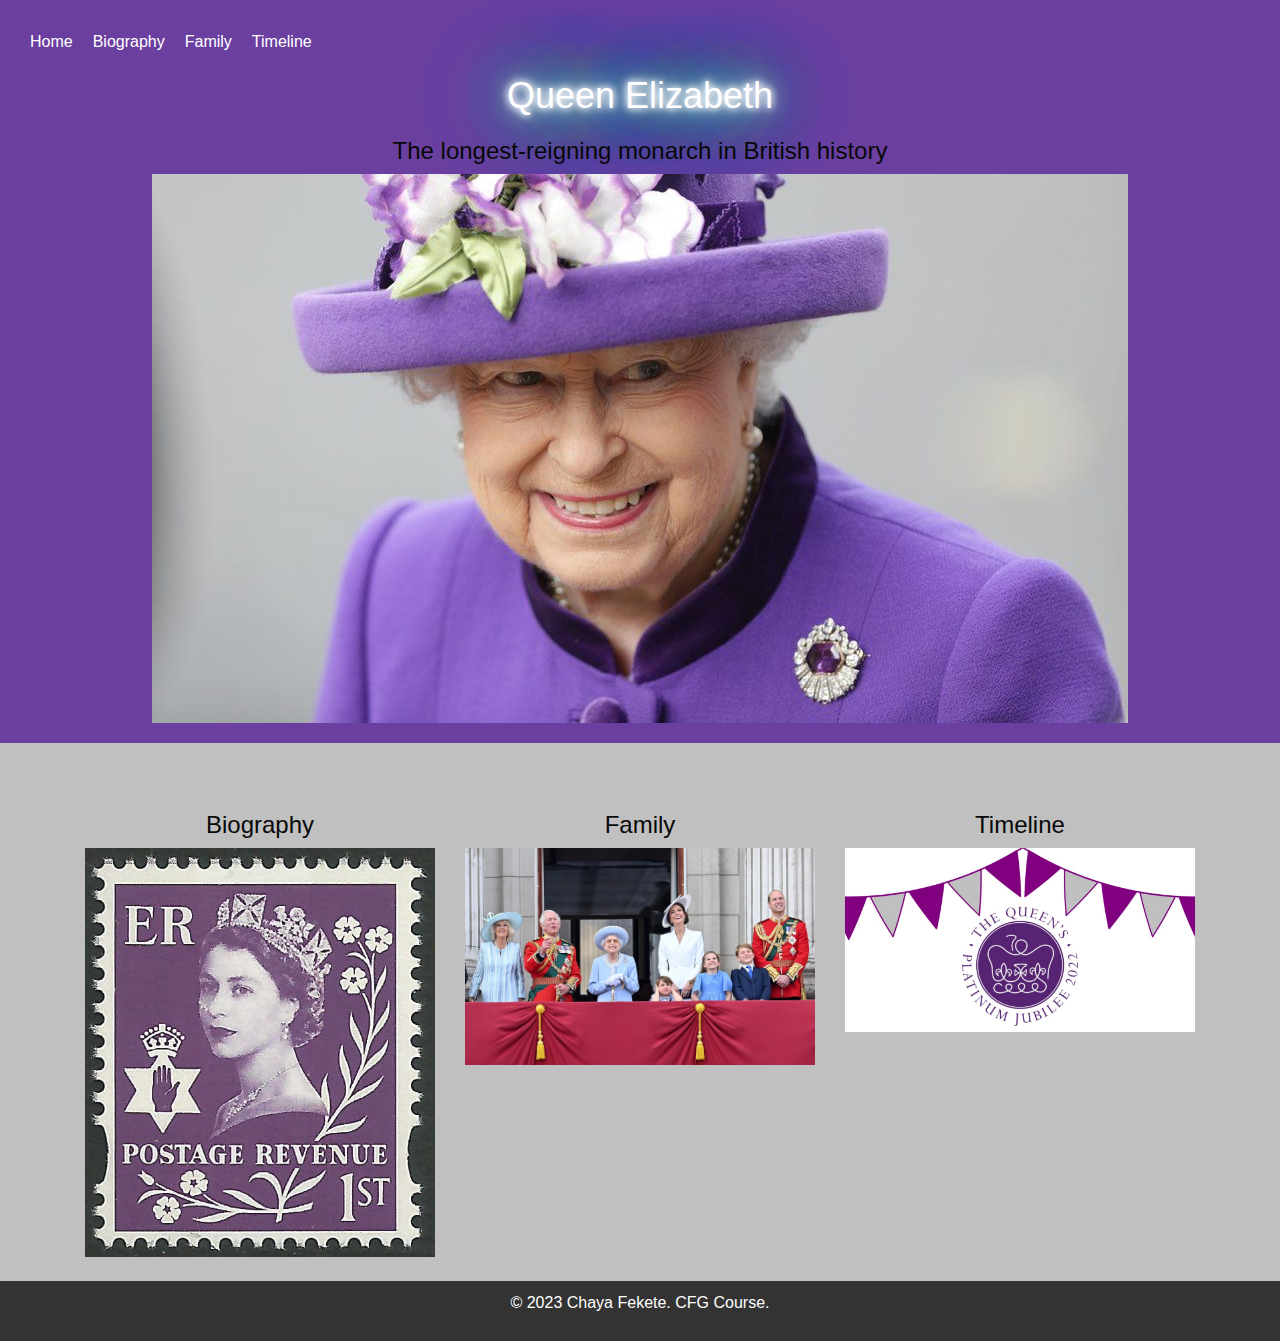
<file: index.html>
<!DOCTYPE html>
<html>
<head>
	<title>Queen Elizabeth Website</title>
	<meta charset="UTF-8">
	<meta name="viewport" content="width=device-width, initial-scale=1.0">
	<link rel="stylesheet" href="https://cdn.jsdelivr.net/npm/bootstrap@4.0.0/dist/css/bootstrap.min.css" integrity="sha384-Gn5384xqQ1aoWXA+058RXPxPg6fy4IWvTNh0E263XmFcJlSAwiGgFAW/dAiS6JXm" crossorigin="anonymous">
	<link rel="stylesheet" href="style.css">
	
</head>
<body>
	<header>
		<nav>
			<ul>
				<li><a href="index.html">Home</a></li>
				<li><a href="biography.html">Biography</a></li> <li>
				<li><a href="family.html">Family</a></li>
				<li><a href="Timeline.html">Timeline</a></li>
			</ul>
		</nav>
		<h1>Queen Elizabeth</h1>
		<h2>The longest-reigning monarch in British history</h2>

		<div class="container">
			<div class="row">
			  <div class="col-md-12">
			  <img src="queen.jpg" class="img-fluid mx-auto d-block" alt="The Queen">
				</a>
			  </div>
			</div>
		  </div>

	</header>

		
	<br> <br>
	<div class="container">
		<div class="row">
		  <div class="col-sm-4">
			<h2>Biography</h2>
			<a href="biography.html"><img src="Biography.jpg" alt="Biography Image" class="img-fluid"></a>
		  </div>
		  <div class="col-sm-4">
			<h2>Family</h2>
			<a href="family.html"><img src="Family.jpg" alt="Family Image" class="img-fluid"></a>
		  </div>
		  <div class="col-sm-4">
			<h2>Timeline</h2>
			<a href="timeline.html"><img src="Timeline.jpg" alt="Timeline Image" class="img-fluid"></a>
		  </div>
		</div>
	  </div>
	  

		<script src="https://code.jquery.com/jquery-3.2.1.slim.min.js" integrity="sha384-KJ3o2DKtIkvYIK3UENzmM7KCkRr/rE9/Qpg6aAZGJwFDMVNA/GpGFF93hXpG5KkN" crossorigin="anonymous"></script>
<script src="https://cdn.jsdelivr.net/npm/popper.js@1.12.9/dist/umd/popper.min.js" integrity="sha384-ApNbgh9B+Y1QKtv3Rn7W3mgPxhU9K/ScQsAP7hUibX39j7fakFPskvXusvfa0b4Q" crossorigin="anonymous"></script>
<script src="https://cdn.jsdelivr.net/npm/bootstrap@4.0.0/dist/js/bootstrap.min.js" integrity="sha384-JZR6Spejh4U02d8jOt6vLEHfe/JQGiRRSQQxSfFWpi1MquVdAyjUar5+76PVCmYl" crossorigin="anonymous"></script>
<br>	
</body>

	<footer>
		<p>&copy; 2023 Chaya Fekete. CFG Course.</p>
	</footer>
</body>
</html>
</file>
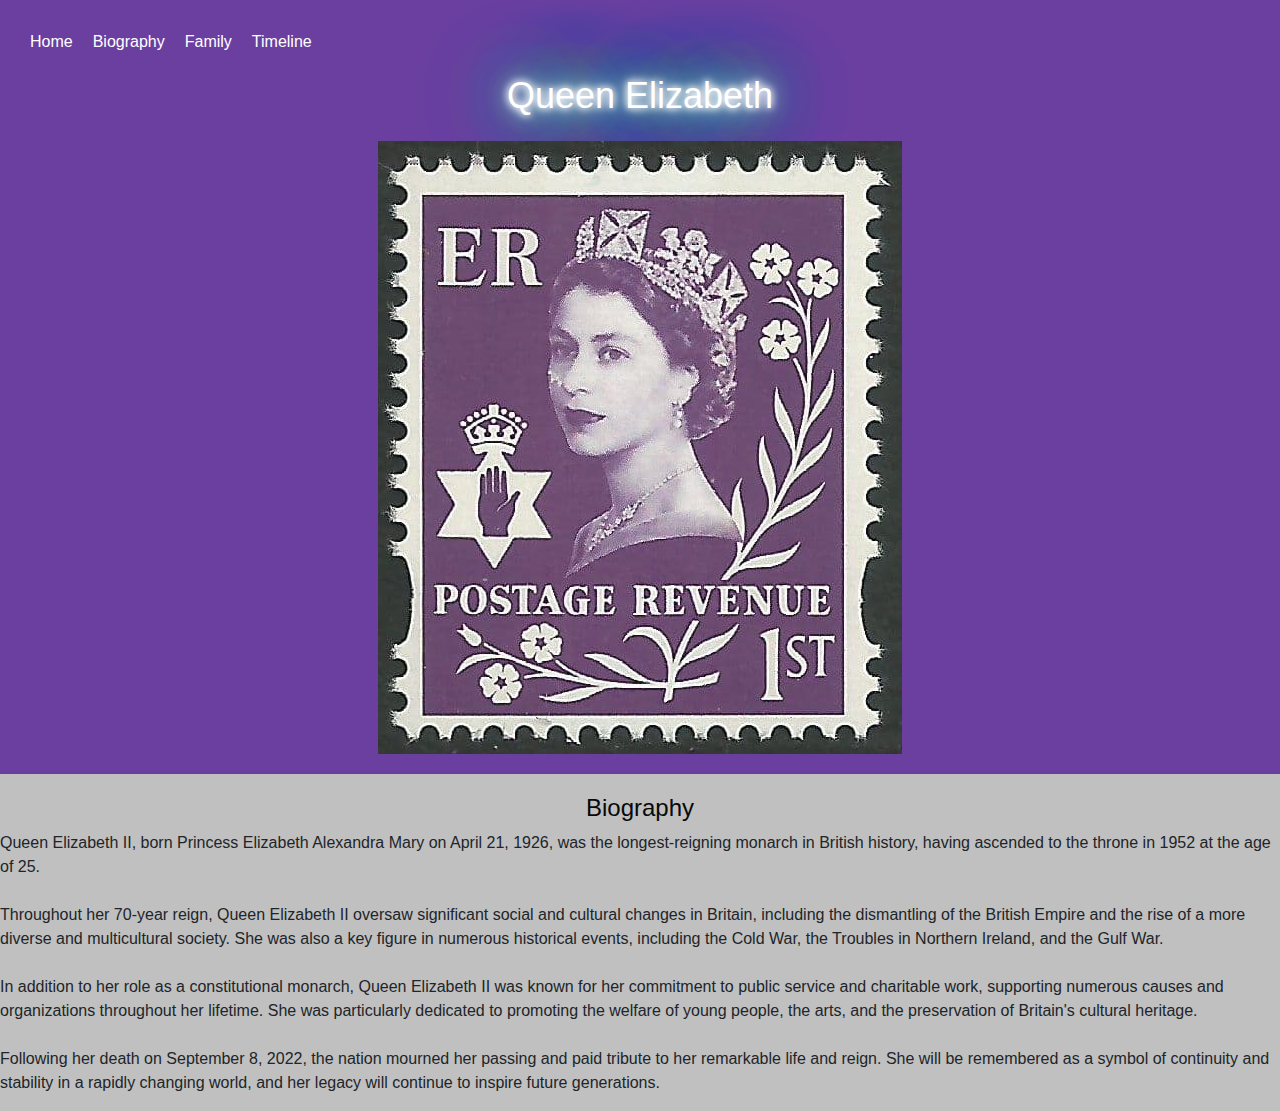
<file: biography.html>
<!DOCTYPE html>
<html>
<head>
	<title>Queen Elizabeth Website</title>
	<meta charset="UTF-8">
	<meta name="viewport" content="width=device-width, initial-scale=1.0">
	<link rel="stylesheet" href="https://cdn.jsdelivr.net/npm/bootstrap@4.0.0/dist/css/bootstrap.min.css" integrity="sha384-Gn5384xqQ1aoWXA+058RXPxPg6fy4IWvTNh0E263XmFcJlSAwiGgFAW/dAiS6JXm" crossorigin="anonymous">
    <link rel="stylesheet" href="style.css">
</head>
<body>
	<header>
		<nav>
			<ul>
				<li><a href="index.html">Home</a></li>
				<li><a href="biography.html">Biography</a></li> <li>
				<li><a href="family.html">Family</a></li>
				<li><a href="timeline.html">Timeline</a></li>
			</ul>
		</nav>
		<h1>Queen Elizabeth</h1>
		<br>
		<div class="container">
			<div class="row">
			  <div class="col-md-12">
			  <img src="Biography.jpg" class="img-fluid mx-auto d-block" alt="Biography">
				</a>
			  </div>
			</div>
		  </div>

	
	</header>
<body>
    <h2>Biography</h2>
			<p>
                Queen Elizabeth II, born Princess Elizabeth Alexandra Mary on April 21, 1926, was the longest-reigning monarch in British history, having ascended to the throne in 1952 at the age of 25.

<br><br>
Throughout her 70-year reign, Queen Elizabeth II oversaw significant social and cultural changes in Britain, including the dismantling of the British Empire and the rise of a more diverse and multicultural society. She was also a key figure in numerous historical events, including the Cold War, the Troubles in Northern Ireland, and the Gulf War.

<br><br>
In addition to her role as a constitutional monarch, Queen Elizabeth II was known for her commitment to public service and charitable work, supporting numerous causes and organizations throughout her lifetime. She was particularly dedicated to promoting the welfare of young people, the arts, and the preservation of Britain's cultural heritage.

<br><br>
Following her death on September 8, 2022, the nation mourned her passing and paid tribute to her remarkable life and reign. She will be remembered as a symbol of continuity and stability in a rapidly changing world, and her legacy will continue to inspire future generations.
            </p>
		</section>
</body>
</html>
</file>
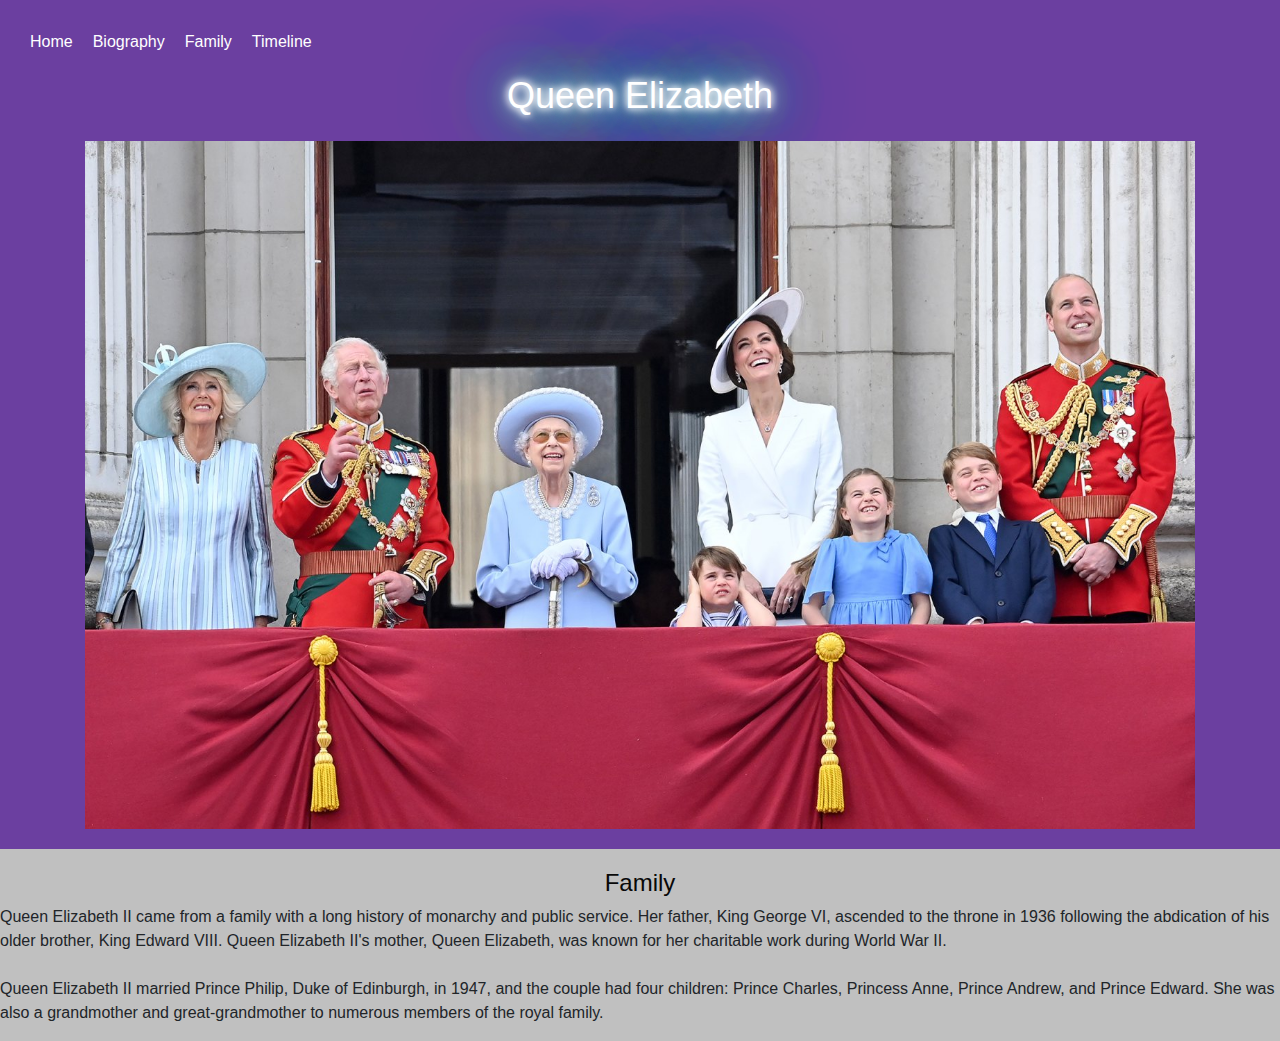
<file: family.html>
<!DOCTYPE html>
<html>
<head>
	<title>Queen Elizabeth Website</title>
	<meta charset="UTF-8">
	<meta name="viewport" content="width=device-width, initial-scale=1.0">
	<link rel="stylesheet" href="https://cdn.jsdelivr.net/npm/bootstrap@4.0.0/dist/css/bootstrap.min.css" integrity="sha384-Gn5384xqQ1aoWXA+058RXPxPg6fy4IWvTNh0E263XmFcJlSAwiGgFAW/dAiS6JXm" crossorigin="anonymous">
    <link rel="stylesheet" href="style.css">
</head>
<body>
	<header>
		<nav>
			<ul>
				<li><a href="index.html">Home</a></li>
				<li><a href="biography.html">Biography</a></li> <li>
				<li><a href="family.html">Family</a></li>
				<li><a href="timeline.html">Timeline</a></li>
			</ul>
		</nav>
		<h1>Queen Elizabeth</h1>
		<br>

        <div class="container">
			<div class="row">
			  <div class="col-md-12">
			  <img src="Family.jpg" class="img-fluid mx-auto d-block" alt="Family">
				</a>
			  </div>
			</div>
		  </div>


	
	</header>
<body>
    <h2>Family</h2>
			<p>
                Queen Elizabeth II came from a family with a long history of monarchy and public service. Her father, King George VI, ascended to the throne in 1936 following the abdication of his older brother, King Edward VIII. Queen Elizabeth II's mother, Queen Elizabeth, was known for her charitable work during World War II.

<br><br>Queen Elizabeth II married Prince Philip, Duke of Edinburgh, in 1947, and the couple had four children: Prince Charles, Princess Anne, Prince Andrew, and Prince Edward. She was also a grandmother and great-grandmother to numerous members of the royal family.
            </p>
		</section>
</body>
</html>
</file>
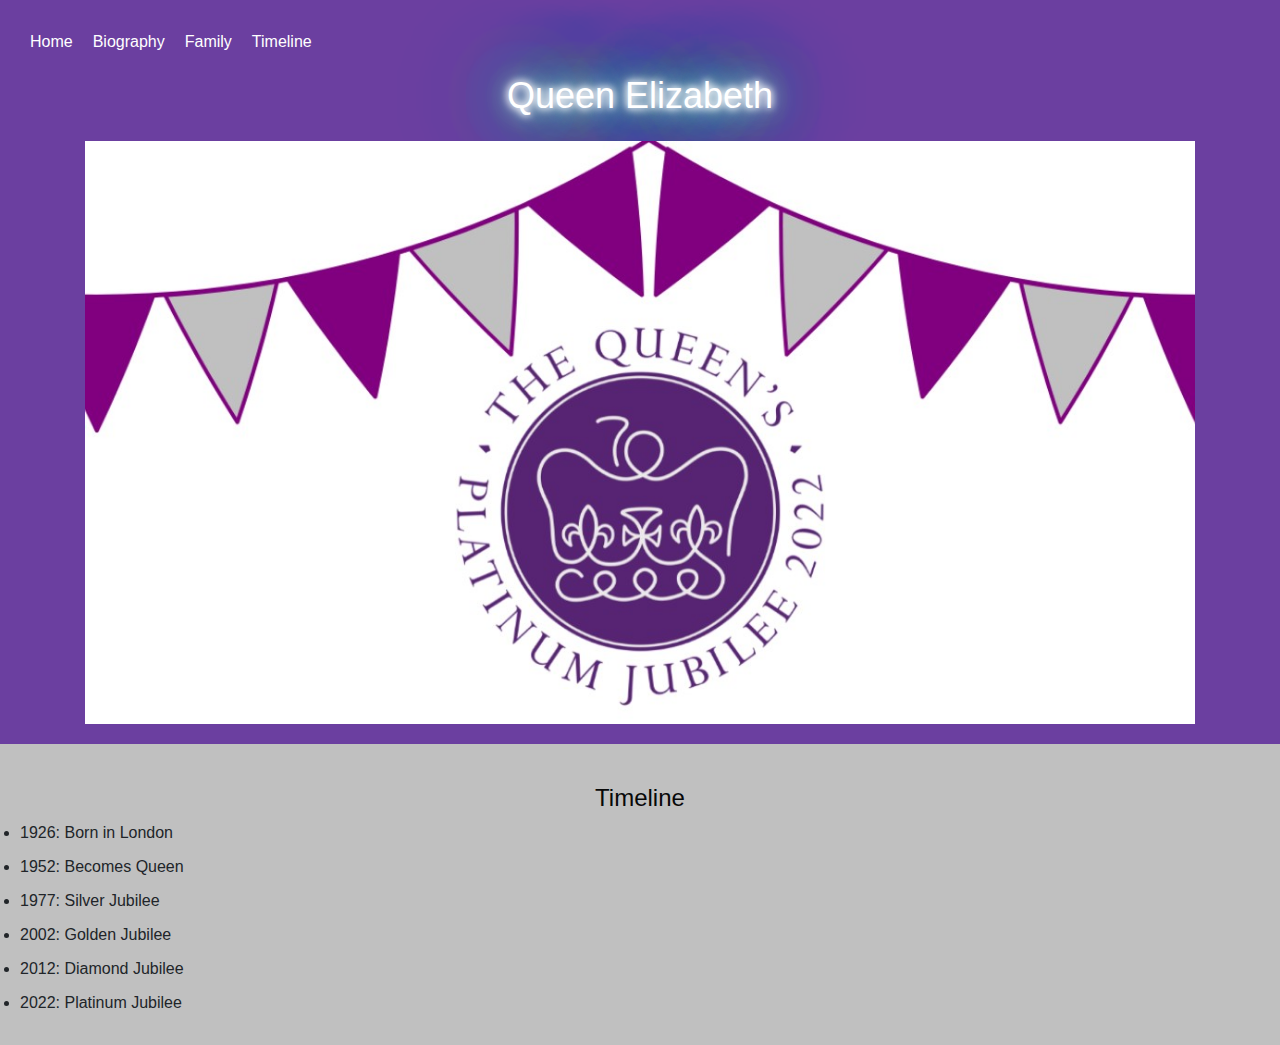
<file: timeline.html>
<!DOCTYPE html>
<html>
<head>
	<title>Queen Elizabeth Website</title>
	<meta charset="UTF-8">
	<meta name="viewport" content="width=device-width, initial-scale=1.0">
	<link rel="stylesheet" href="https://cdn.jsdelivr.net/npm/bootstrap@4.0.0/dist/css/bootstrap.min.css" integrity="sha384-Gn5384xqQ1aoWXA+058RXPxPg6fy4IWvTNh0E263XmFcJlSAwiGgFAW/dAiS6JXm" crossorigin="anonymous">
    <link rel="stylesheet" href="style.css">
</head>
<body>
	<header>
		<nav>
			<ul>
				<li><a href="index.html">Home</a></li>
				<li><a href="biography.html">Biography</a></li> <li>
				<li><a href="family.html">Family</a></li>
				<li><a href="timeline.html">Timeline</a></li>
			</ul>
		</nav>
		<h1>Queen Elizabeth</h1>
		<br>
		<div class="container">
			<div class="row">
			  <div class="col-md-12">
			  <img src="Timeline.jpg" class="img-fluid mx-auto d-block" alt="Timeline">
				</a>
			  </div>
			</div>
		  </div>

	
	</header>
<body>
    <section id="timeline">
        <h2>Timeline</h2>
        <ul>
            <li>1926: Born in London</li>
            <li>1952: Becomes Queen</li>
            <li>1977: Silver Jubilee</li>
            <li>2002: Golden Jubilee</li>
            <li>2012: Diamond Jubilee</li>
            <li>2022: Platinum Jubilee</li>
        </ul>
    </section>
		</section>
</body>
</html>
</file>
<file: style.css>
body {
	font-family: Palatino, sans-serif;
	margin: 0;
	padding: 0;
	background-color: #c0c0c0;
}


header {background-color: #6B3FA0;
	
	padding: 20px;
    color: white;
	text-align: center
}


nav ul {
	list-style-type: none;
	margin: 0;
	padding: 0;
	overflow: hidden;
}

nav li {
	float: left;
}

nav a {
	display: block;
	padding: 10px;
	color: white;
	text-decoration: none;
}

nav a:hover {
	background-color: #333;
	color: gold;
}

h1 {
	margin: 0;
	font-size: 36px;
	color: white;
	text-shadow:
    0 0 7px #fff,
    0 0 10px #fff,
    0 0 21px #fff,
    0 0 42px #0fa,
    0 0 82px #0fa,
    0 0 92px #0fa,
    0 0 102px #0fa,
    0 0 151px #0fa;
	text-align: center
}

h2 {
	margin-top: 20px;
	font-size: 24px;
	color: rgb(8, 8, 8);
	text-align: center
}

section {
	padding: 20px;
}

ul {
	margin: 0;
	padding: 0;
}

li {
	margin-bottom: 10px;
}


footer {
	background-color: #333;
	color: #fff;
	text-align: center;
	padding: 10px;
}

/* Small devices (phones, 576px and up) */
@media (min-width: 576px) { 
	.img-fluid {
	  max-width: 100%;
	  height: auto;
	}
  }
  
  /* Medium devices (tablets, 768px and up) */
  @media (min-width: 768px) { 
	.img-fluid {
	  max-width: 100%;
	  height: auto;
	}
  }
  
  /* Large devices (desktops, 992px and up) */
  @media (min-width: 992px) { 
	.img-fluid {
	  max-width: 100%;
	  height: auto;
	}
  }
  
  /* Extra large devices (large desktops, 1200px and up) */
  @media (min-width: 1200px) { 
	.img-fluid {
	  max-width: 100%;
	  height: auto;
	}
  }
</file>
